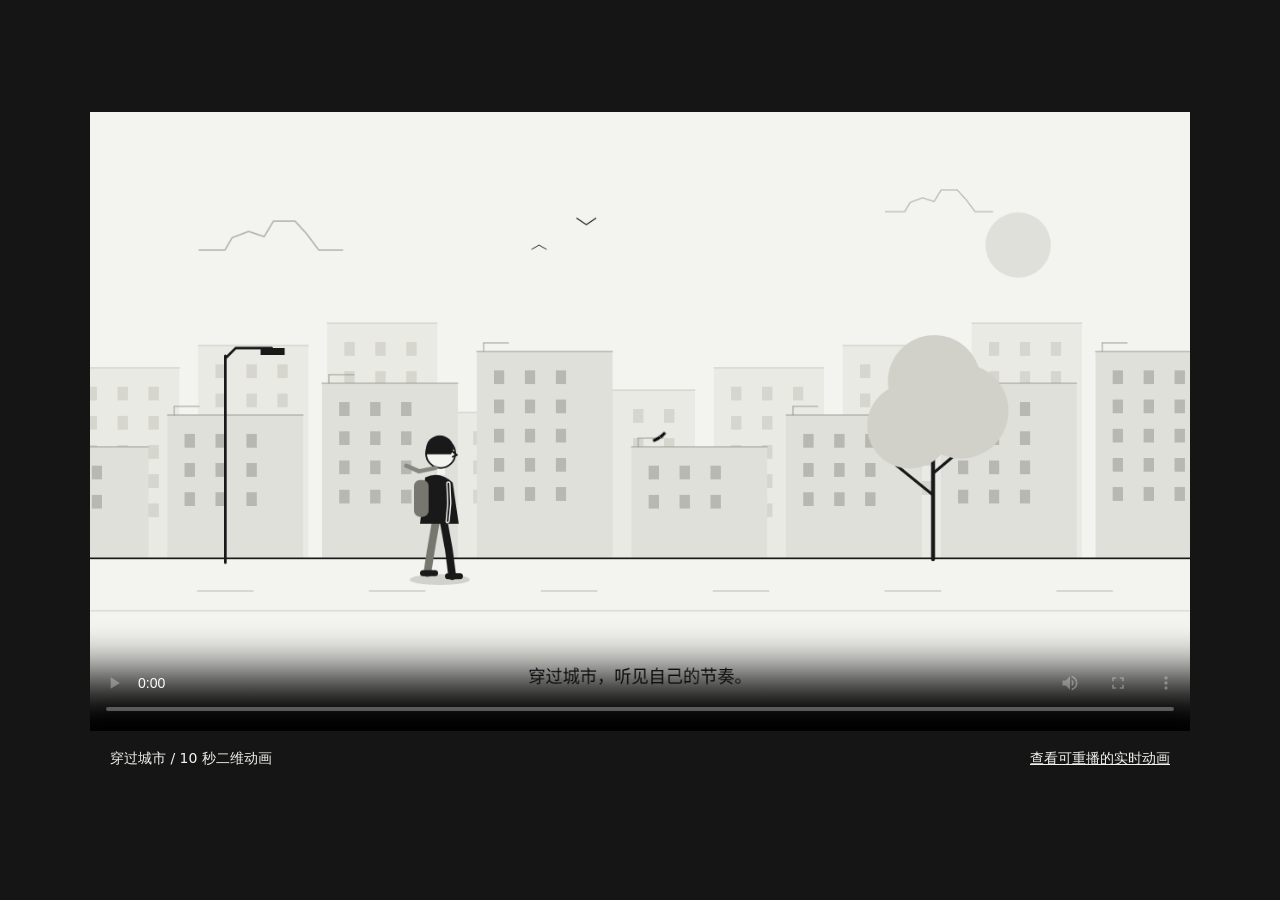
<file: scroll-animation-refined/index.html>
<!doctype html>
<html lang="zh-CN">
<meta charset="utf-8"><meta name="viewport" content="width=device-width,initial-scale=1">
<title>穿过城市 · 10 秒二维动画</title>
<style>body{margin:0;min-height:100vh;background:#151515;color:#f3f3ef;font:14px system-ui;display:grid;place-content:center}main{width:min(1100px,100vw)}video{display:block;width:100%;aspect-ratio:16/9;background:#f3f3ef}footer{padding:20px;display:flex;justify-content:space-between;gap:20px}a{color:inherit}</style>
<main><video src="animation/preview.mp4" poster="animation/shot-45.png" controls playsinline preload="metadata" aria-label="穿过城市：黑白二维动画，10 秒"></video><footer><span>穿过城市 / 10 秒二维动画</span><a href="animation/index.html">查看可重播的实时动画</a></footer></main>
</html>
</file>
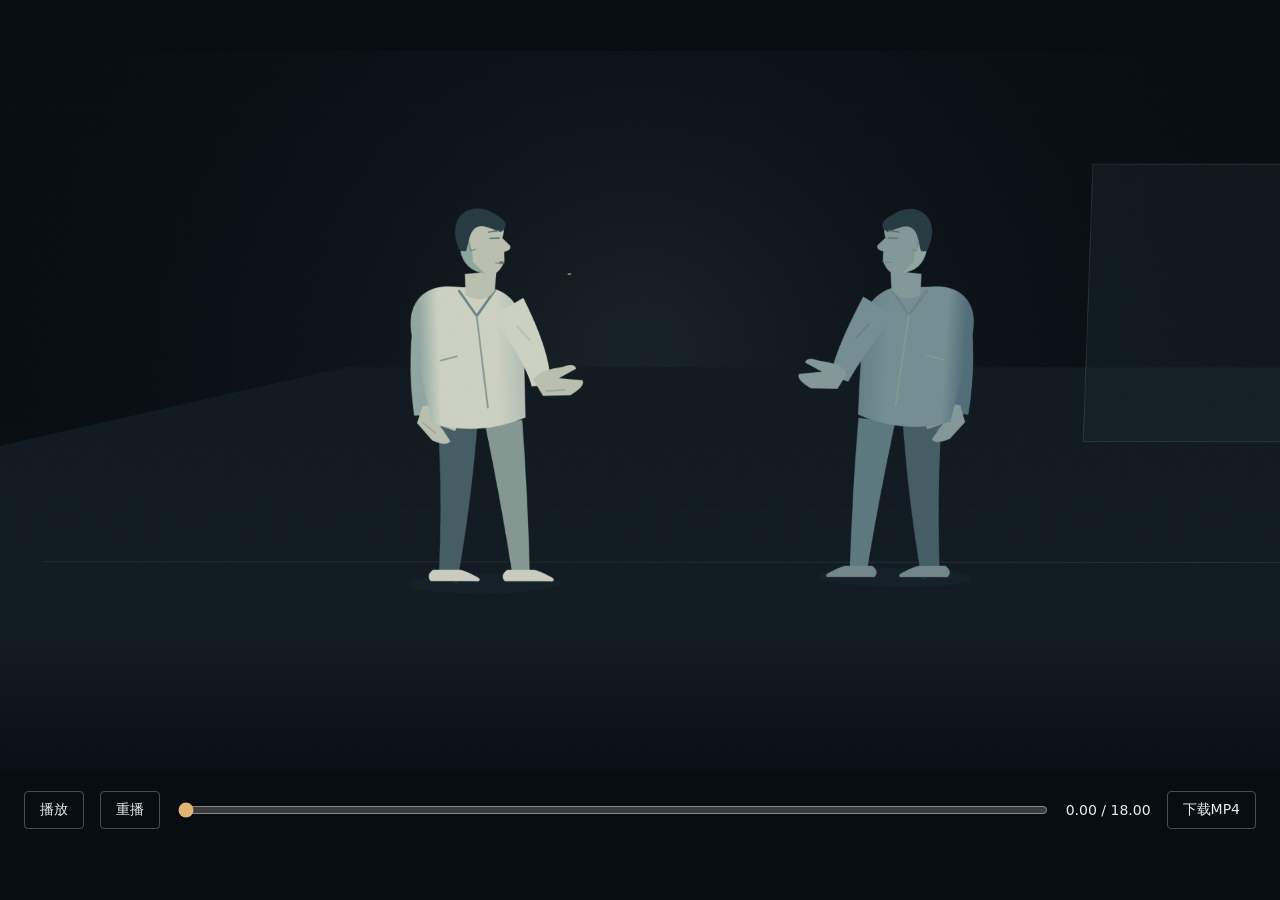
<file: dont-define-yourself/cropped-self-18s/index.html>
<!doctype html><html lang="zh-CN"><head><meta charset="utf-8"><meta name="viewport" content="width=device-width,initial-scale=1"><title>别急着定义自己 · 18秒被裁掉的自己</title><style>*{box-sizing:border-box}body{margin:0;background:#080D12;color:#E8ECE8;font:14px system-ui,sans-serif;min-height:100vh;display:grid;place-items:center}main{width:min(100%,1440px)}canvas{display:block;width:100%;height:auto;aspect-ratio:16/9}nav{display:flex;gap:16px;align-items:center;padding:20px 24px;flex-wrap:wrap}button,a{font:inherit;color:inherit;background:none;border:1px solid #41505B;padding:9px 15px;border-radius:4px;text-decoration:none}button{cursor:pointer}input{flex:1;min-width:100px;accent-color:#DFB674}.render-mode body{display:block}.render-mode main{width:1920px}.render-mode canvas{width:1920px;height:1080px}.render-mode nav{display:none}</style></head><body><main><canvas id="film" width="1920" height="1080" aria-label="一次失败被特写和裁切，反复回想仍是同一个瞬间；镜头穿过连续生活空间揭示新的经历，原来的判断逐步改写"></canvas><nav><button id="play">播放</button><button id="restart">重播</button><input id="seek" type="range" min="0" max="18" step="0.0166666667" value="0" aria-label="动画时间"><span id="clock">0.00 / 18.00</span><a href="exports/cropped-self-18s.mp4" download>下载MP4</a></nav></main><script src="glyph-data.js"></script><script src="animation.js"></script></body></html>
</file>
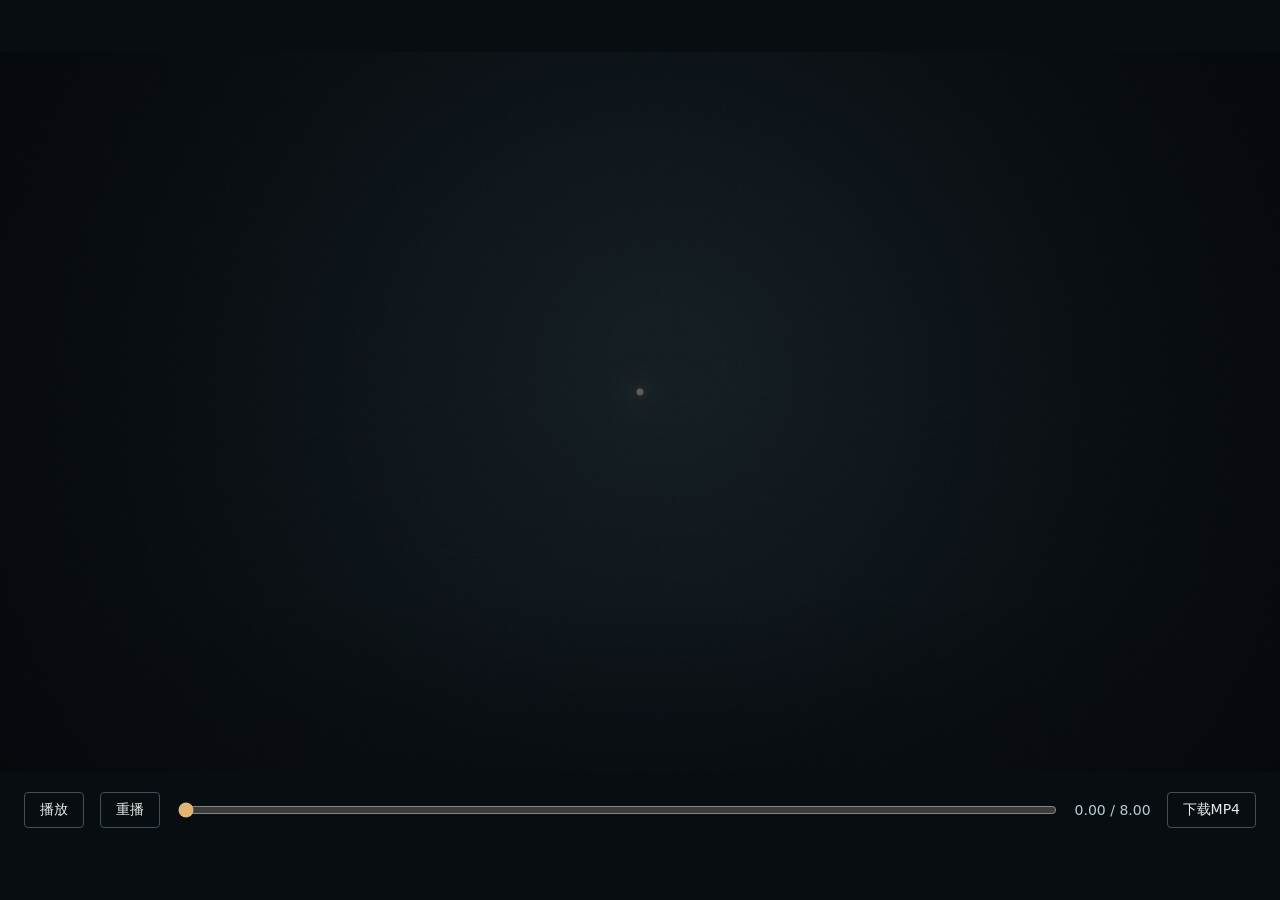
<file: dont-define-yourself/motion-test-8s/index.html>
<!doctype html>
<html lang="zh-CN">
<head><meta charset="utf-8"><meta name="viewport" content="width=device-width,initial-scale=1"><title>别急着定义自己 · 8秒连续运动测试</title>
<style>
*{box-sizing:border-box}body{margin:0;background:#080D12;color:#E8ECE8;font:14px "Noto Sans CJK SC",system-ui,sans-serif;min-height:100vh;display:grid;place-items:center}main{width:min(100%,1440px)}canvas{display:block;width:100%;height:auto;aspect-ratio:16/9;background:#080D12}nav{display:flex;align-items:center;gap:16px;padding:20px 24px;flex-wrap:wrap}button,a{color:inherit;background:none;border:1px solid #41505B;font:inherit;border-radius:4px;padding:8px 15px;text-decoration:none}button{cursor:pointer}input{flex:1;min-width:100px;accent-color:#DFB674}.time{font-variant-numeric:tabular-nums;color:#B5CCD2}button:focus-visible,a:focus-visible,input:focus-visible{outline:2px solid #DFB674;outline-offset:4px}.render-mode main{width:1920px}.render-mode nav{display:none}.render-mode body{display:block}.render-mode canvas{width:1920px;height:1080px}
</style></head>
<body><main><canvas id="film" width="1920" height="1080" aria-label="中心光点被标签形成的框架限制；空间逐渐收缩，随后连续展开为包含未连接经历的开放空间"></canvas><nav><button id="play" type="button">播放</button><button id="restart" type="button">重播</button><input id="seek" aria-label="动画时间" type="range" min="0" max="8" step="0.0166666667" value="0"><span class="time" id="clock">0.00 / 8.00</span><a href="exports/motion-test-8s.mp4" download>下载MP4</a></nav></main><script src="sample-data.js"></script><script src="animation.js"></script></body>
</html>
</file>
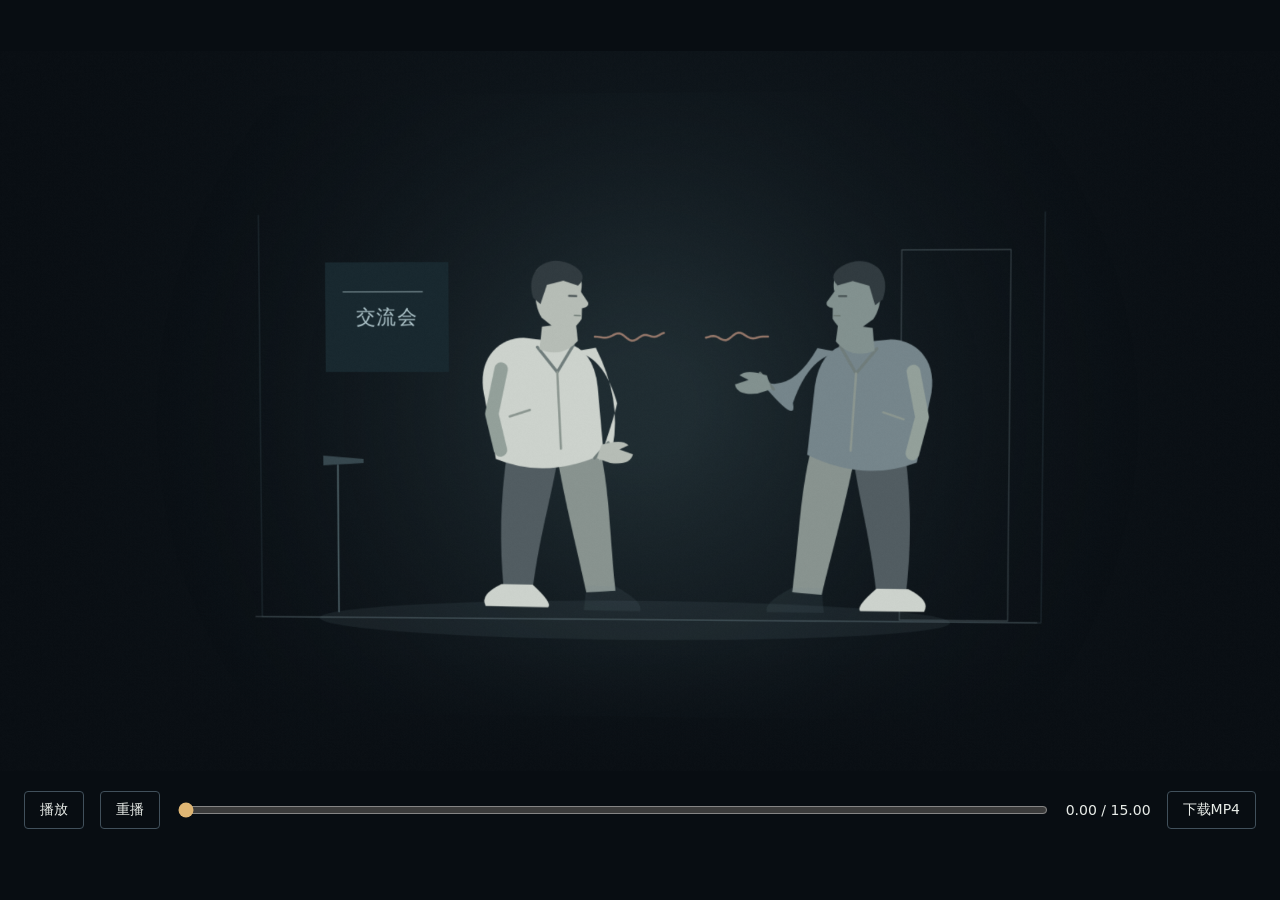
<file: dont-define-yourself/reflection-test-15s/index.html>
<!doctype html><html lang="zh-CN"><head><meta charset="utf-8"><meta name="viewport" content="width=device-width,initial-scale=1"><title>别急着定义自己 · 15秒故事测试</title><style>*{box-sizing:border-box}body{margin:0;background:#080D12;color:#E8ECE8;font:14px system-ui,sans-serif;min-height:100vh;display:grid;place-items:center}main{width:min(100%,1440px)}canvas{display:block;width:100%;height:auto;aspect-ratio:16/9}nav{display:flex;gap:16px;align-items:center;padding:20px 24px;flex-wrap:wrap}button,a{font:inherit;color:inherit;background:none;border:1px solid #41505B;padding:9px 15px;border-radius:4px;text-decoration:none}button{cursor:pointer}input{flex:1;min-width:100px;accent-color:#DFB674}.render-mode body{display:block}.render-mode main{width:1920px}.render-mode canvas{width:1920px;height:1080px}.render-mode nav{display:none}</style></head><body><main><canvas id="film" width="1920" height="1080" aria-label="同一个人在陌生环境中重复退缩；比较朋友交谈、充分准备与陌生场合，检验自己不擅长表达的绝对判断"></canvas><nav><button id="play">播放</button><button id="restart">重播</button><input id="seek" type="range" min="0" max="15" step="0.0166666667" value="0" aria-label="动画时间"><span id="clock">0.00 / 15.00</span><a href="exports/reflection-test-15s.mp4" download>下载MP4</a></nav></main><script src="animation.js"></script></body></html>
</file>
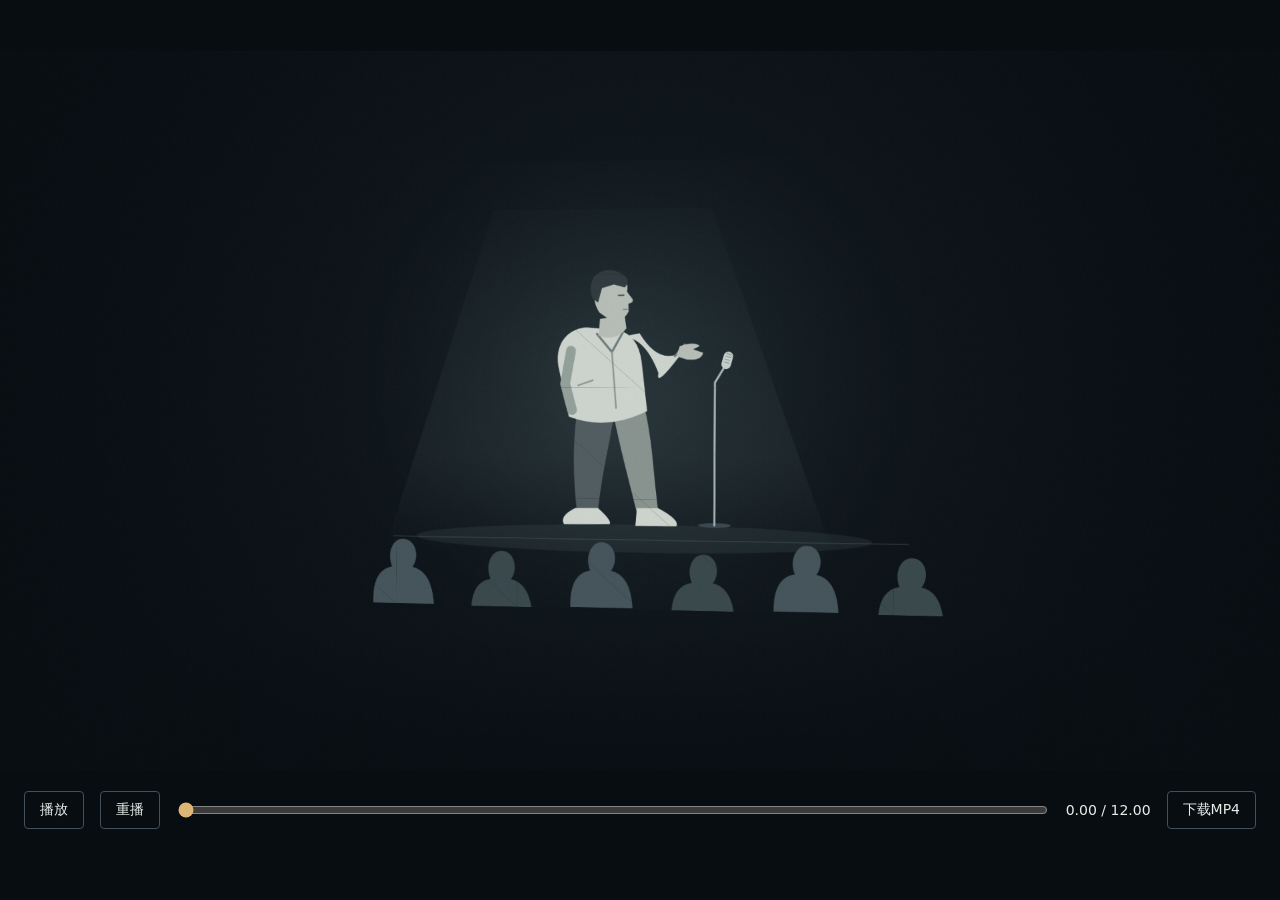
<file: dont-define-yourself/story-test-12s/index.html>
<!doctype html><html lang="zh-CN"><head><meta charset="utf-8"><meta name="viewport" content="width=device-width,initial-scale=1"><title>别急着定义自己 · 12秒故事测试</title><style>*{box-sizing:border-box}body{margin:0;background:#080D12;color:#E8ECE8;font:14px system-ui,sans-serif;min-height:100vh;display:grid;place-items:center}main{width:min(100%,1440px)}canvas{display:block;width:100%;height:auto;aspect-ratio:16/9}nav{display:flex;gap:16px;align-items:center;padding:20px 24px;flex-wrap:wrap}button,a{font:inherit;color:inherit;background:none;border:1px solid #41505B;padding:9px 15px;border-radius:4px;text-decoration:none}button{cursor:pointer}input{flex:1;min-width:100px;accent-color:#DFB674}.render-mode body{display:block}.render-mode main{width:1920px}.render-mode canvas{width:1920px;height:1080px}.render-mode nav{display:none}</style></head><body><main><canvas id="film" width="1920" height="1080" aria-label="一个人公开讲话卡壳，过早判断自己不擅长表达；新经历显示不同条件下表现不同，经过比较开始重新理解自己"></canvas><nav><button id="play">播放</button><button id="restart">重播</button><input id="seek" type="range" min="0" max="12" step="0.0166666667" value="0" aria-label="动画时间"><span id="clock">0.00 / 12.00</span><a href="exports/story-test-12s.mp4" download>下载MP4</a></nav></main><script src="animation.js"></script></body></html>
</file>
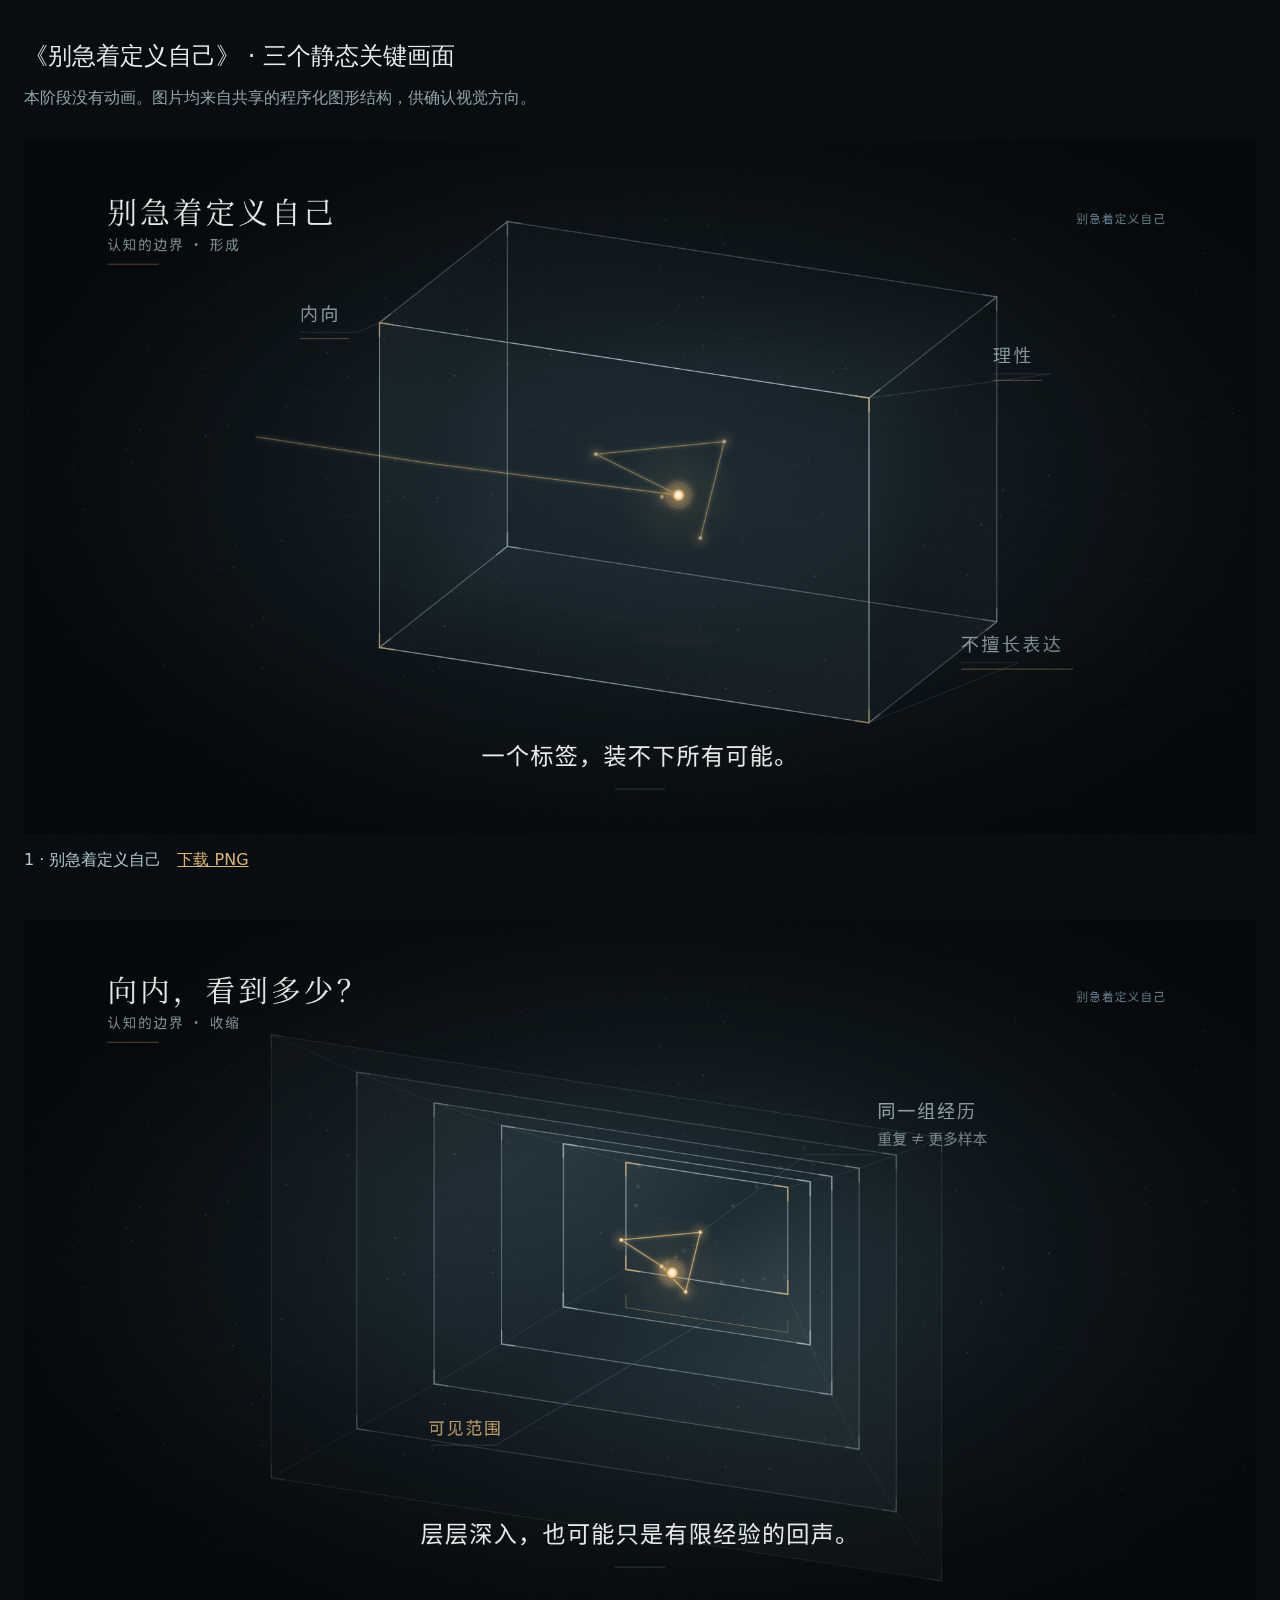
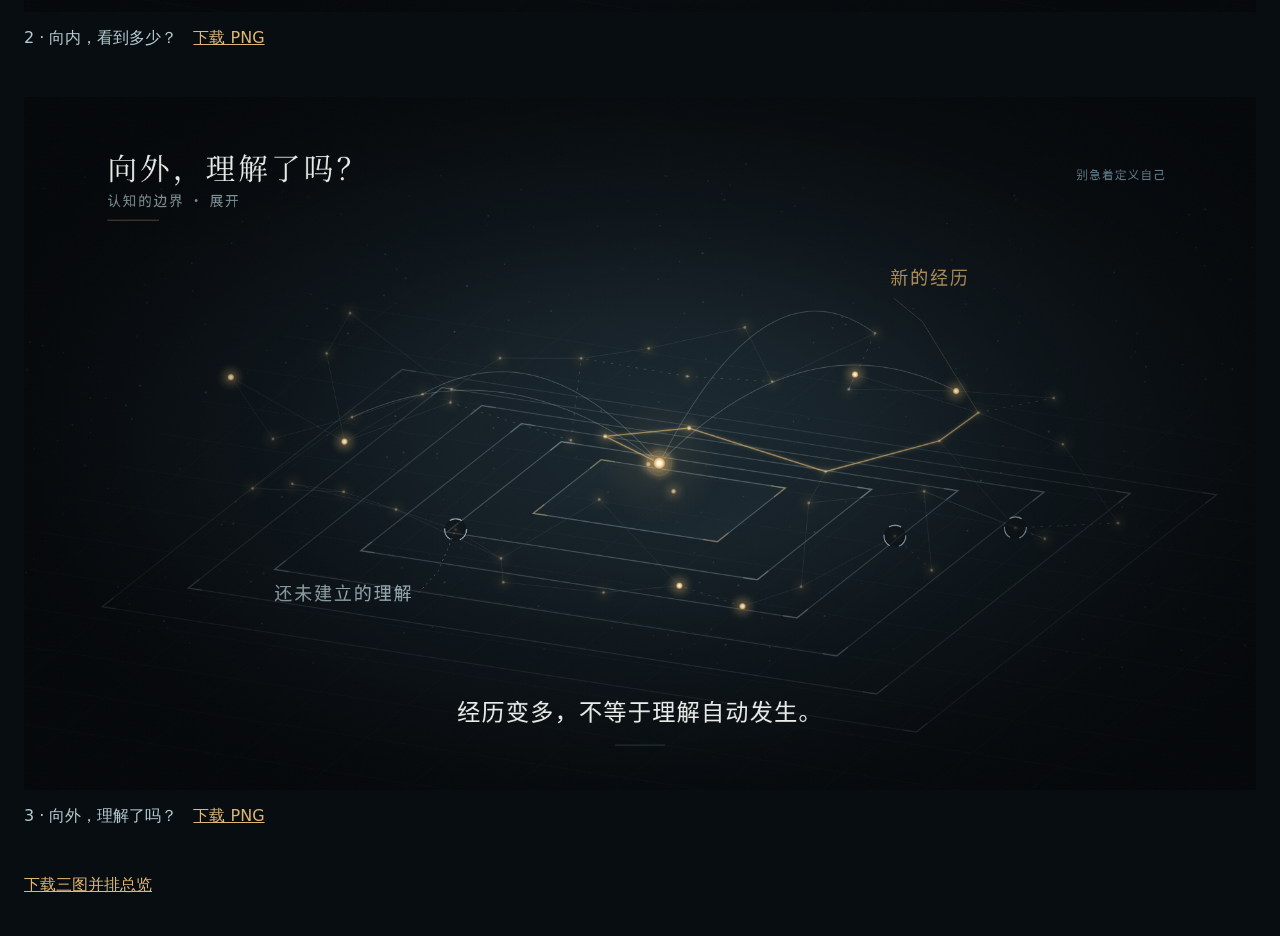
<file: dont-define-yourself/visual-system-v2/index.html>
<!doctype html><html lang="zh-CN"><meta charset="utf-8"><meta name="viewport" content="width=device-width,initial-scale=1"><title>别急着定义自己 · V2关键画面</title><style>body{margin:0;background:#080D12;color:#E8ECE8;font:16px system-ui}main{max-width:1440px;margin:40px auto;padding:0 24px}h1{font-size:24px;font-weight:500}p{color:#93a8af}img{width:100%;display:block}figure{margin:32px 0}figcaption{padding:16px 0;color:#b5ccd2}a{color:#dfb674}</style><main><h1>《别急着定义自己》 · 三个静态关键画面</h1><p>本阶段没有动画。图片均来自共享的程序化图形结构，供确认视觉方向。</p><figure><img src="exports/01-opening.png" alt="一个标签，装不下所有可能。"><figcaption>1 · 别急着定义自己　<a href="exports/01-opening.png" download>下载 PNG</a></figcaption></figure><figure><img src="exports/02-inward.png" alt="层层深入，也可能只是有限经验的回声。"><figcaption>2 · 向内，看到多少？　<a href="exports/02-inward.png" download>下载 PNG</a></figcaption></figure><figure><img src="exports/03-outward.png" alt="经历变多，不等于理解自动发生。"><figcaption>3 · 向外，理解了吗？　<a href="exports/03-outward.png" download>下载 PNG</a></figcaption></figure><a href="exports/overview.png" download>下载三图并排总览</a></main></html>
</file>
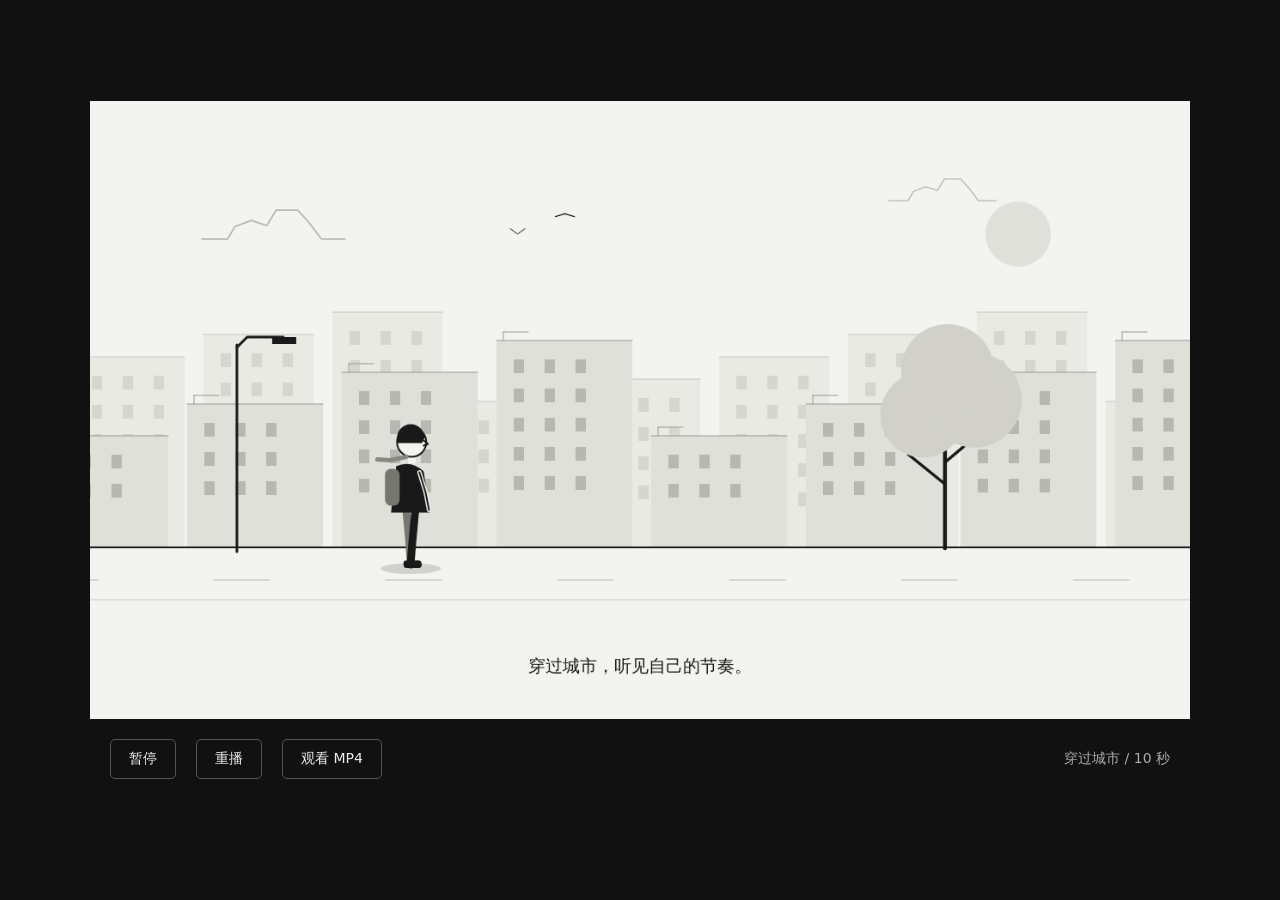
<file: scroll-animation-refined/animation/index.html>
<!doctype html>
<html lang="zh-CN"><meta charset="utf-8"><meta name="viewport" content="width=device-width,initial-scale=1"><title>穿过城市 · 二维动画</title>
<style>body{margin:0;background:#111;color:#eee;font:14px system-ui;display:grid;min-height:100vh;place-content:center}main{width:min(100vw,1100px)}canvas{display:block;width:100%;aspect-ratio:16/9}nav{display:flex;align-items:center;gap:20px;padding:20px}button,a{font:inherit;color:inherit;background:none;border:1px solid #555;border-radius:5px;padding:10px 18px;text-decoration:none}button{cursor:pointer}span{margin-left:auto;color:#aaa}</style>
<main><canvas id="film" width="1280" height="720" aria-label="黑白二维动画：人物穿过城市，最后在河边停下看向飞鸟"></canvas><nav><button id="play">暂停</button><button id="restart">重播</button><a href="preview.mp4">观看 MP4</a><span>穿过城市 / 10 秒</span></nav></main><script src="film.js"></script></html>
</file>
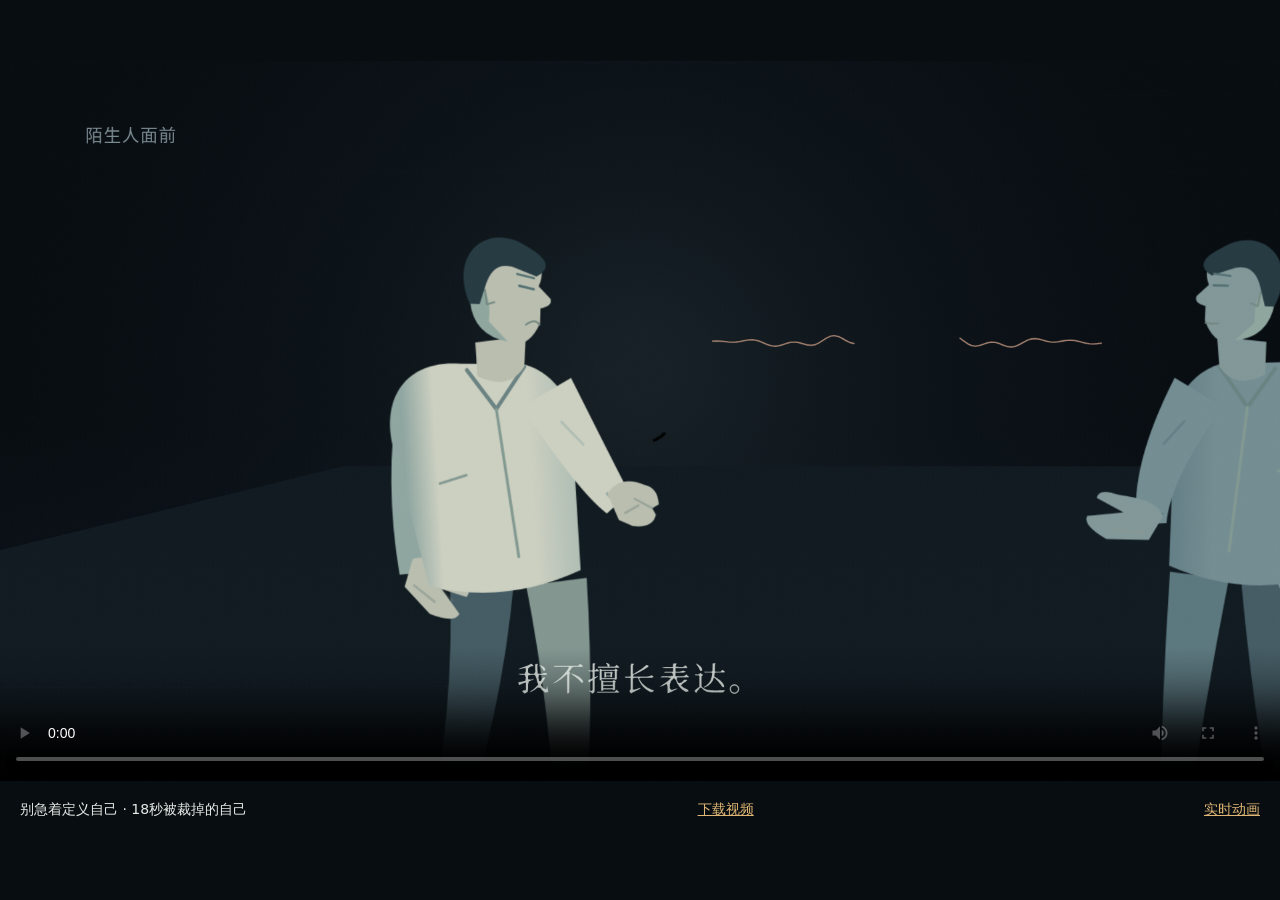
<file: dont-define-yourself/cropped-self-18s/watch.html>
<!doctype html><html lang="zh-CN"><meta charset="utf-8"><meta name="viewport" content="width=device-width,initial-scale=1"><title>别急着定义自己 · 18秒动画</title><style>body{margin:0;min-height:100vh;display:grid;place-content:center;background:#080D12;color:#E8ECE8;font:14px system-ui}main{width:min(100vw,1440px)}video{display:block;width:100%;aspect-ratio:16/9}footer{display:flex;gap:24px;justify-content:space-between;padding:20px;flex-wrap:wrap}a{color:#DFB674}</style><main><video src="exports/cropped-self-18s.mp4" poster="exports/01-failure.png" controls playsinline preload="metadata" aria-label="别急着定义自己18秒动画测试"></video><footer><span>别急着定义自己 · 18秒被裁掉的自己</span><a href="exports/cropped-self-18s.mp4" download>下载视频</a><a href="index.html">实时动画</a></footer></main></html>
</file>
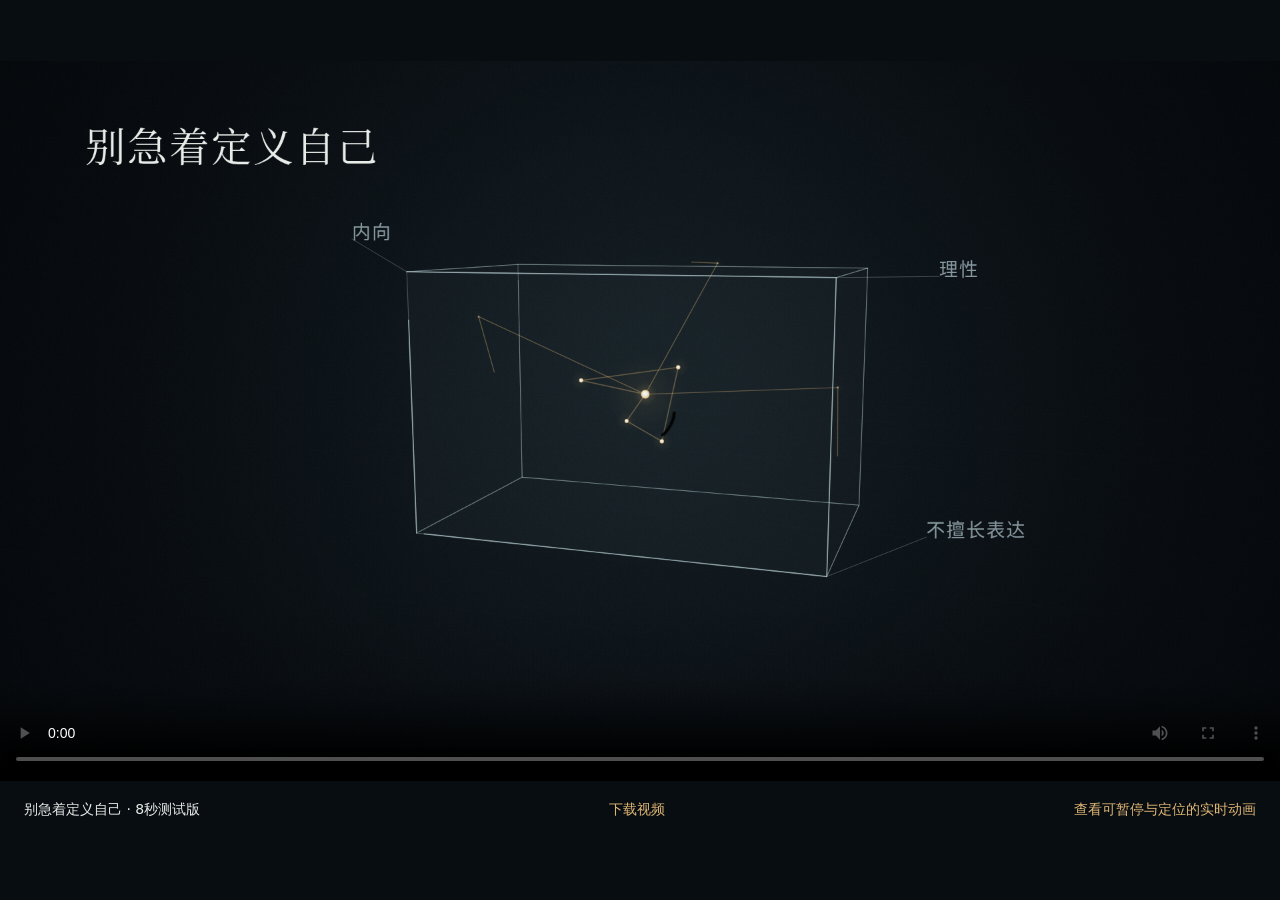
<file: dont-define-yourself/motion-test-8s/watch.html>
<!doctype html>
<html lang="zh-CN"><head><meta charset="utf-8"><meta name="viewport" content="width=device-width,initial-scale=1"><title>别急着定义自己 · 8秒动画测试</title><style>body{margin:0;background:#080D12;color:#E8ECE8;font:14px system-ui,sans-serif;min-height:100vh;display:grid;place-content:center}main{width:min(100vw,1440px)}video{display:block;width:100%;aspect-ratio:16/9;background:#080D12}footer{display:flex;justify-content:space-between;gap:18px;padding:20px 24px;flex-wrap:wrap}a{color:#DFB674;text-decoration:none}a:focus-visible{outline:2px solid #DFB674;outline-offset:4px}</style></head><body><main><video src="exports/motion-test-8s.mp4" poster="exports/01-opening.png" controls playsinline preload="metadata" aria-label="别急着定义自己：8秒连续动画测试"></video><footer><span>别急着定义自己 · 8秒测试版</span><a href="exports/motion-test-8s.mp4" download>下载视频</a><a href="index.html">查看可暂停与定位的实时动画</a></footer></main></body></html>
</file>
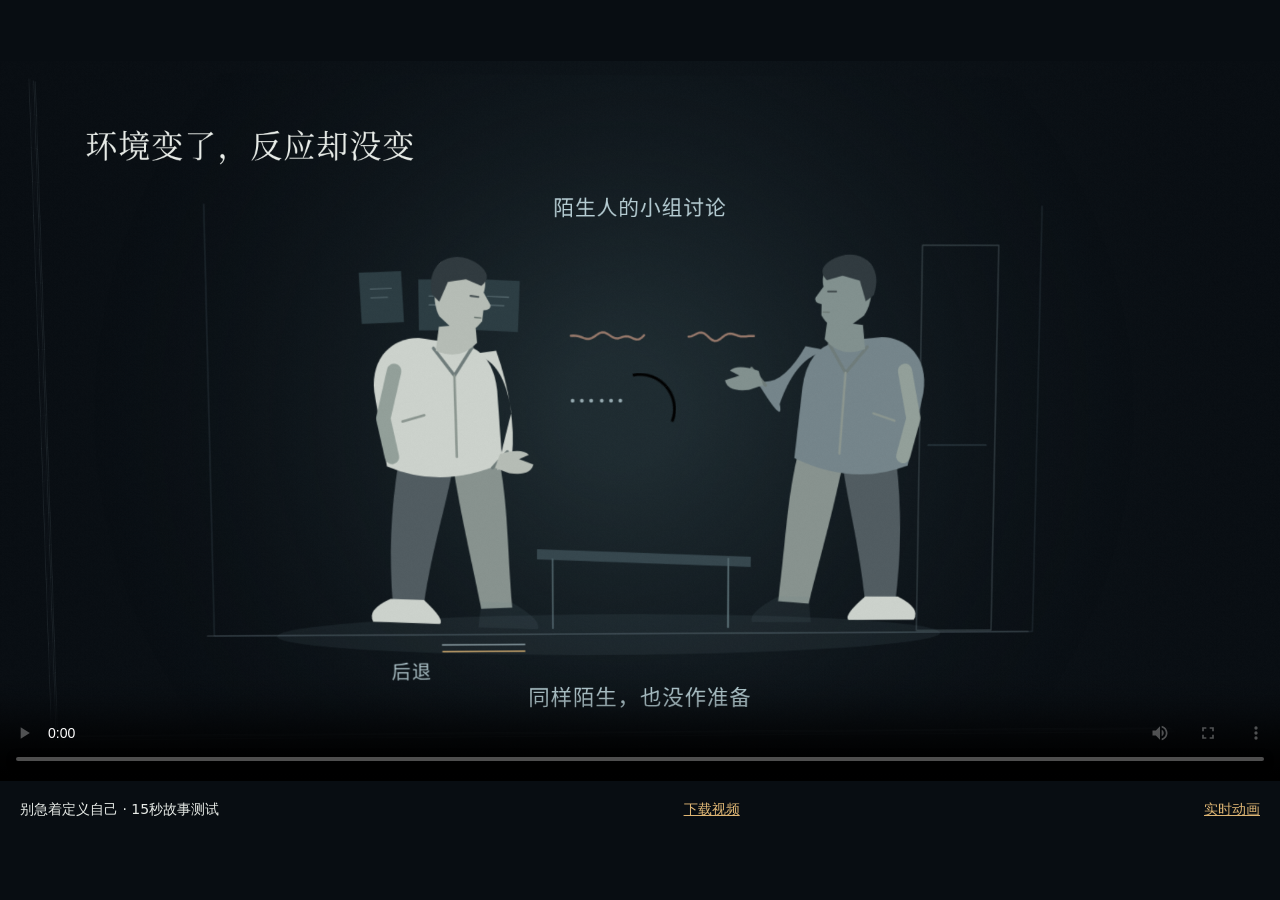
<file: dont-define-yourself/reflection-test-15s/watch.html>
<!doctype html><html lang="zh-CN"><meta charset="utf-8"><meta name="viewport" content="width=device-width,initial-scale=1"><title>别急着定义自己 · 15秒动画</title><style>body{margin:0;min-height:100vh;display:grid;place-content:center;background:#080D12;color:#E8ECE8;font:14px system-ui}main{width:min(100vw,1440px)}video{display:block;width:100%;aspect-ratio:16/9}footer{display:flex;gap:24px;justify-content:space-between;padding:20px;flex-wrap:wrap}a{color:#DFB674}</style><main><video src="exports/reflection-test-15s.mp4" poster="exports/01-repeated-retreat.png" controls playsinline preload="metadata" aria-label="别急着定义自己15秒动画测试"></video><footer><span>别急着定义自己 · 15秒故事测试</span><a href="exports/reflection-test-15s.mp4" download>下载视频</a><a href="index.html">实时动画</a></footer></main></html>
</file>
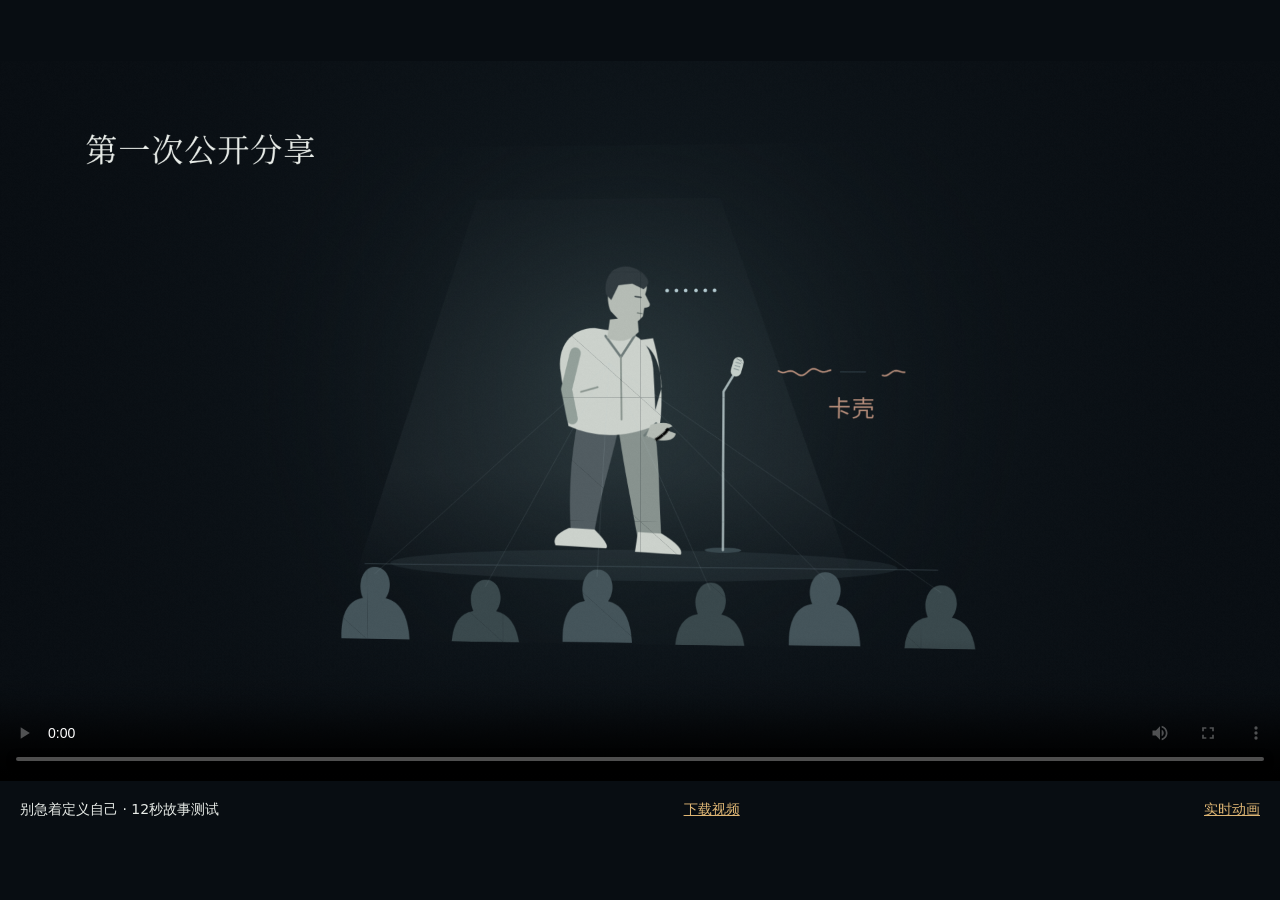
<file: dont-define-yourself/story-test-12s/watch.html>
<!doctype html><html lang="zh-CN"><meta charset="utf-8"><meta name="viewport" content="width=device-width,initial-scale=1"><title>别急着定义自己 · 12秒动画</title><style>body{margin:0;min-height:100vh;display:grid;place-content:center;background:#080D12;color:#E8ECE8;font:14px system-ui}main{width:min(100vw,1440px)}video{display:block;width:100%;aspect-ratio:16/9}footer{display:flex;gap:24px;justify-content:space-between;padding:20px;flex-wrap:wrap}a{color:#DFB674}</style><main><video src="exports/story-test-12s.mp4" poster="exports/01-speaking.png" controls playsinline preload="metadata" aria-label="别急着定义自己12秒动画测试"></video><footer><span>别急着定义自己 · 12秒故事测试</span><a href="exports/story-test-12s.mp4" download>下载视频</a><a href="index.html">实时动画</a></footer></main></html>
</file>
